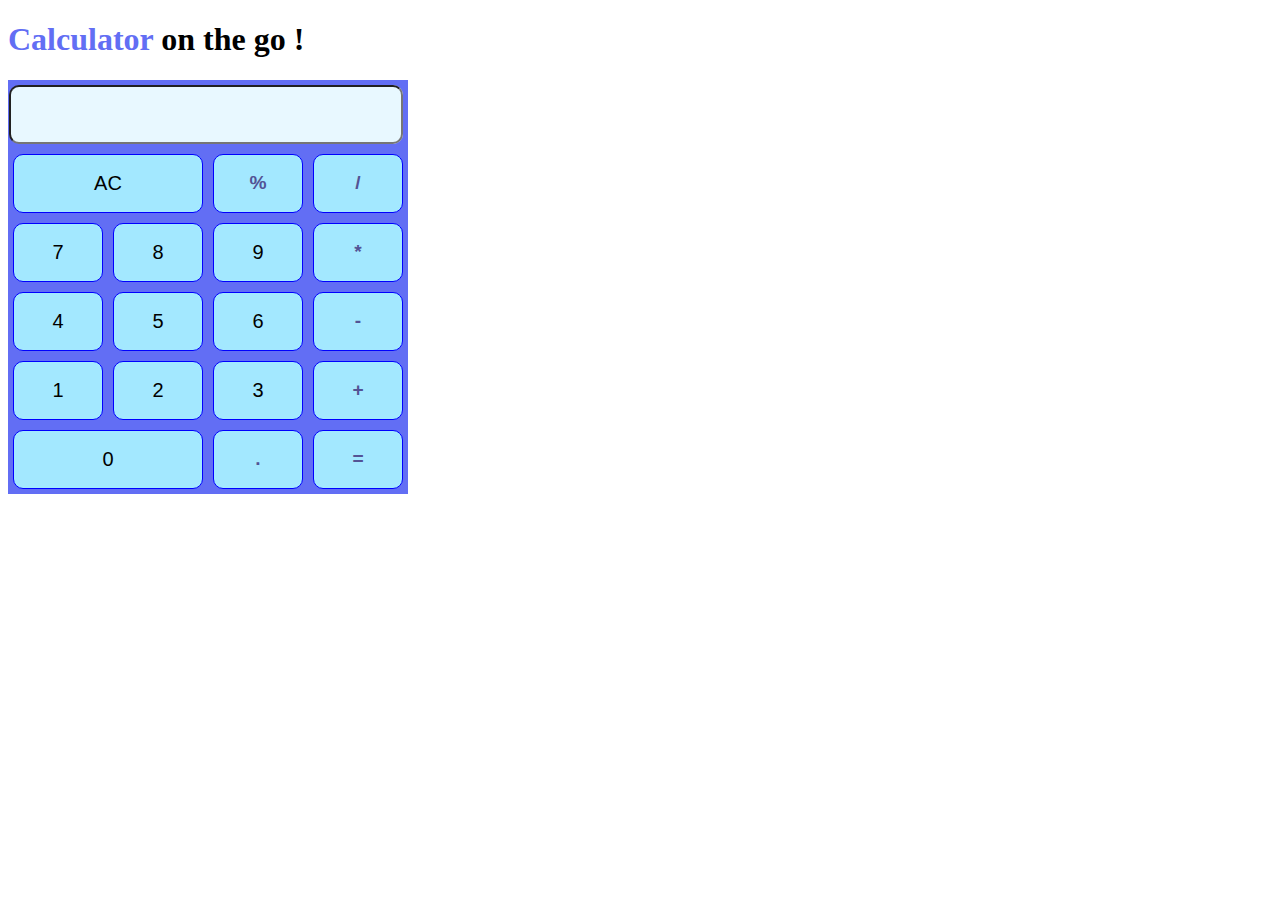
<file: Calculator/index.html>
<!DOCTYPE html>
<html lang="en">
<head>
    <meta charset="UTF-8">
    <meta name="viewport" content="width=device-width, initial-scale=1.0">
    <title>Calculator</title>
    <link rel="stylesheet" href="./styles.css" />
</head>
<body>
    <h1 class="centerAlign"><span style="color: rgb(98, 110, 244);">Calculator</span> on the go !</h1>
    <div class="container">
        <div class="row">
            <input class="input" type="text">
        </div>
            <button class="but two">AC</button>
            <button class="but design">%</button>
            <button class="but design">/</button>
            <button class="but">7</button>
            <button class="but">8</button>
            <button class="but">9</button>
            <button class="but design">*</button>
            <button class="but">4</button>
            <button class="but">5</button>
            <button class="but">6</button>
            <button class="but design">-</button>
            <button class="but">1</button>
            <button class="but">2</button>
            <button class="but">3</button>
            <button class="but design">+</button>
            <button class="but two">0</button>
            <button class="but design">.</button>
            <button class="but design">=</button>
    </div>
    <script src="index.js"></script>
</body>
</html>
</file>
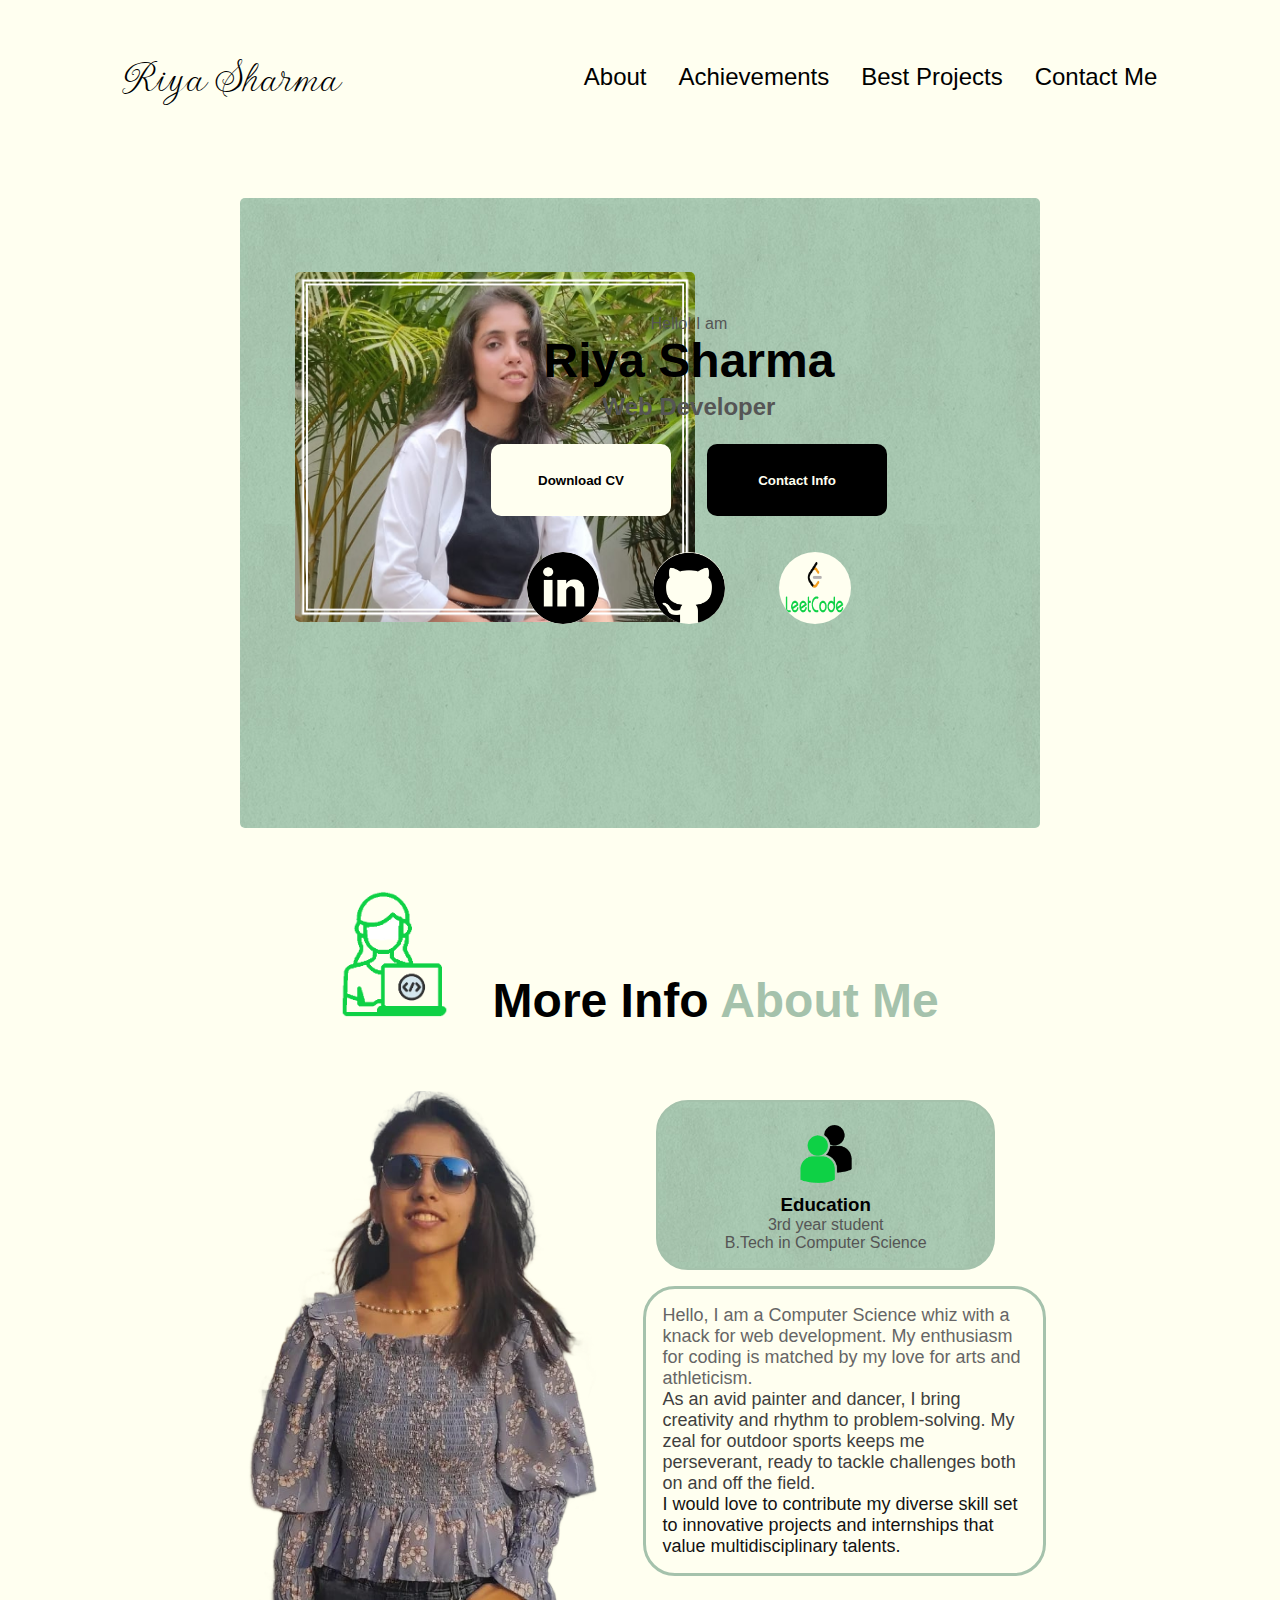
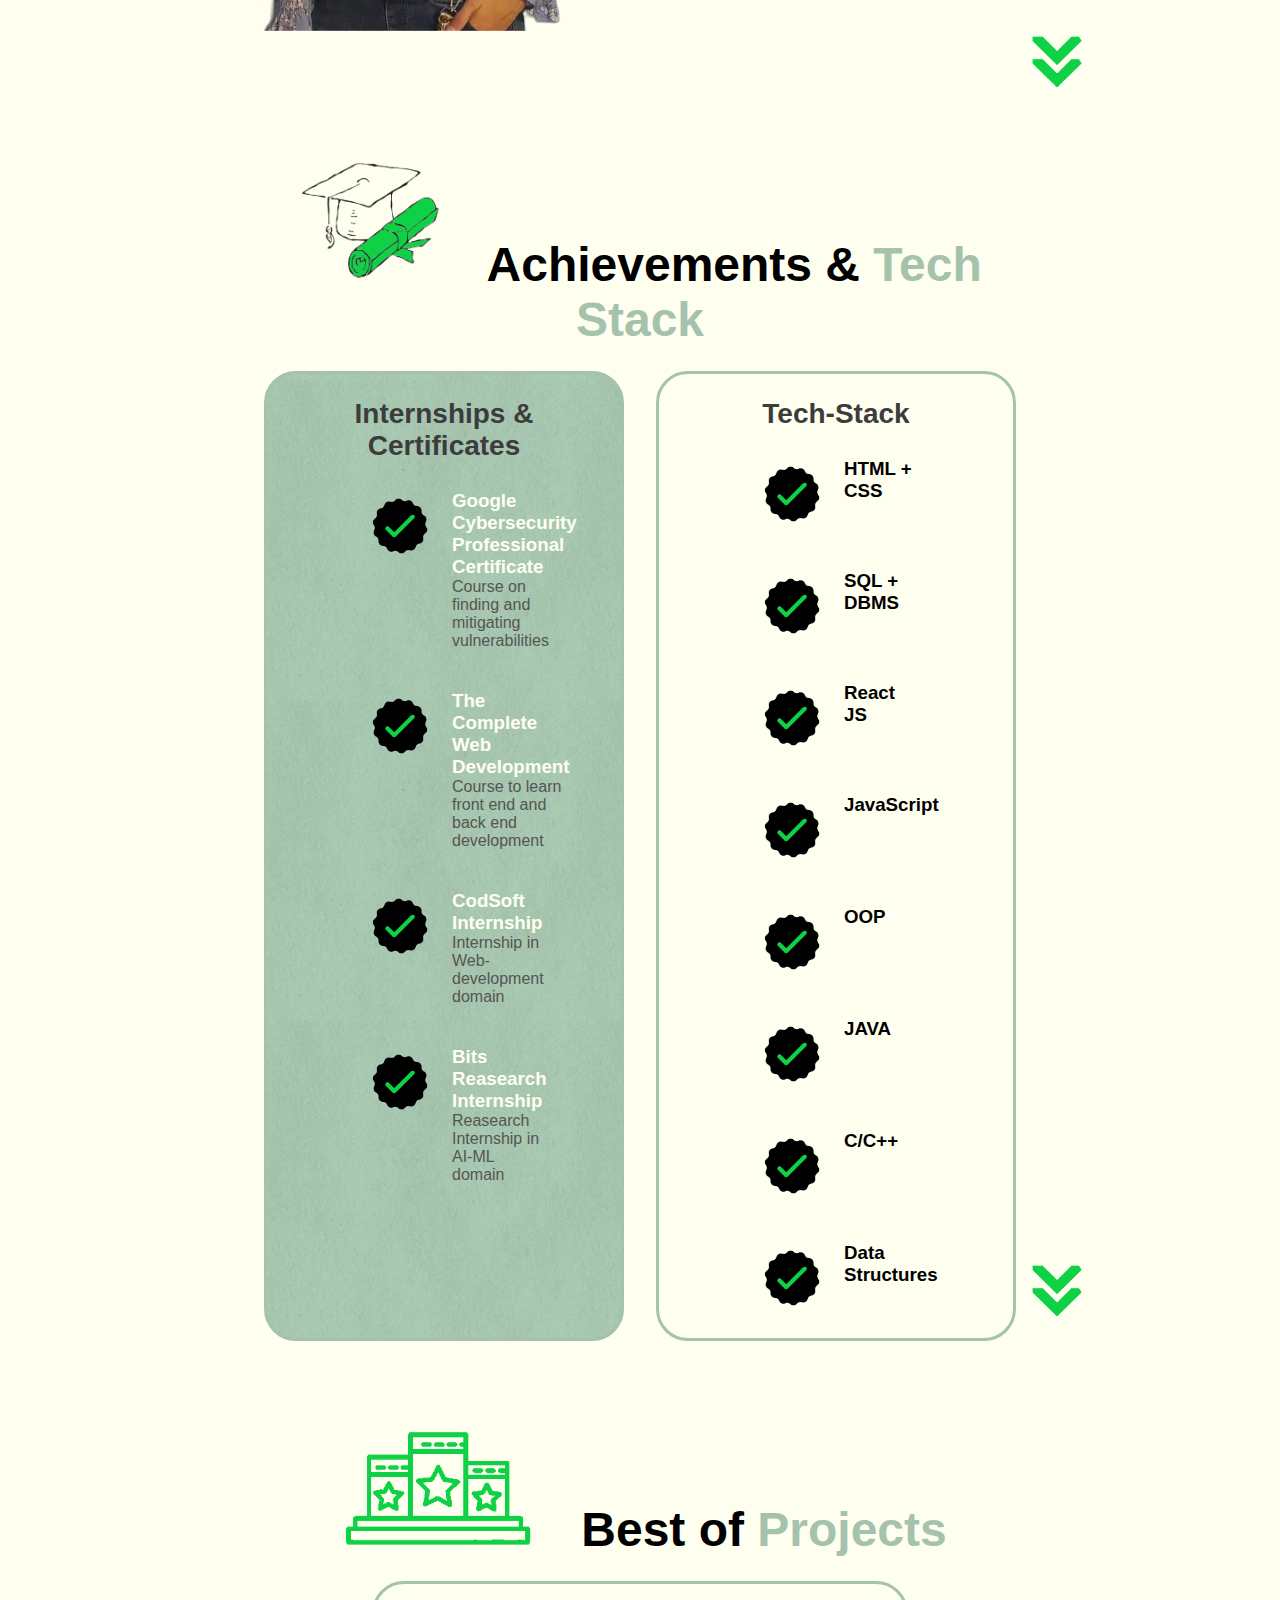
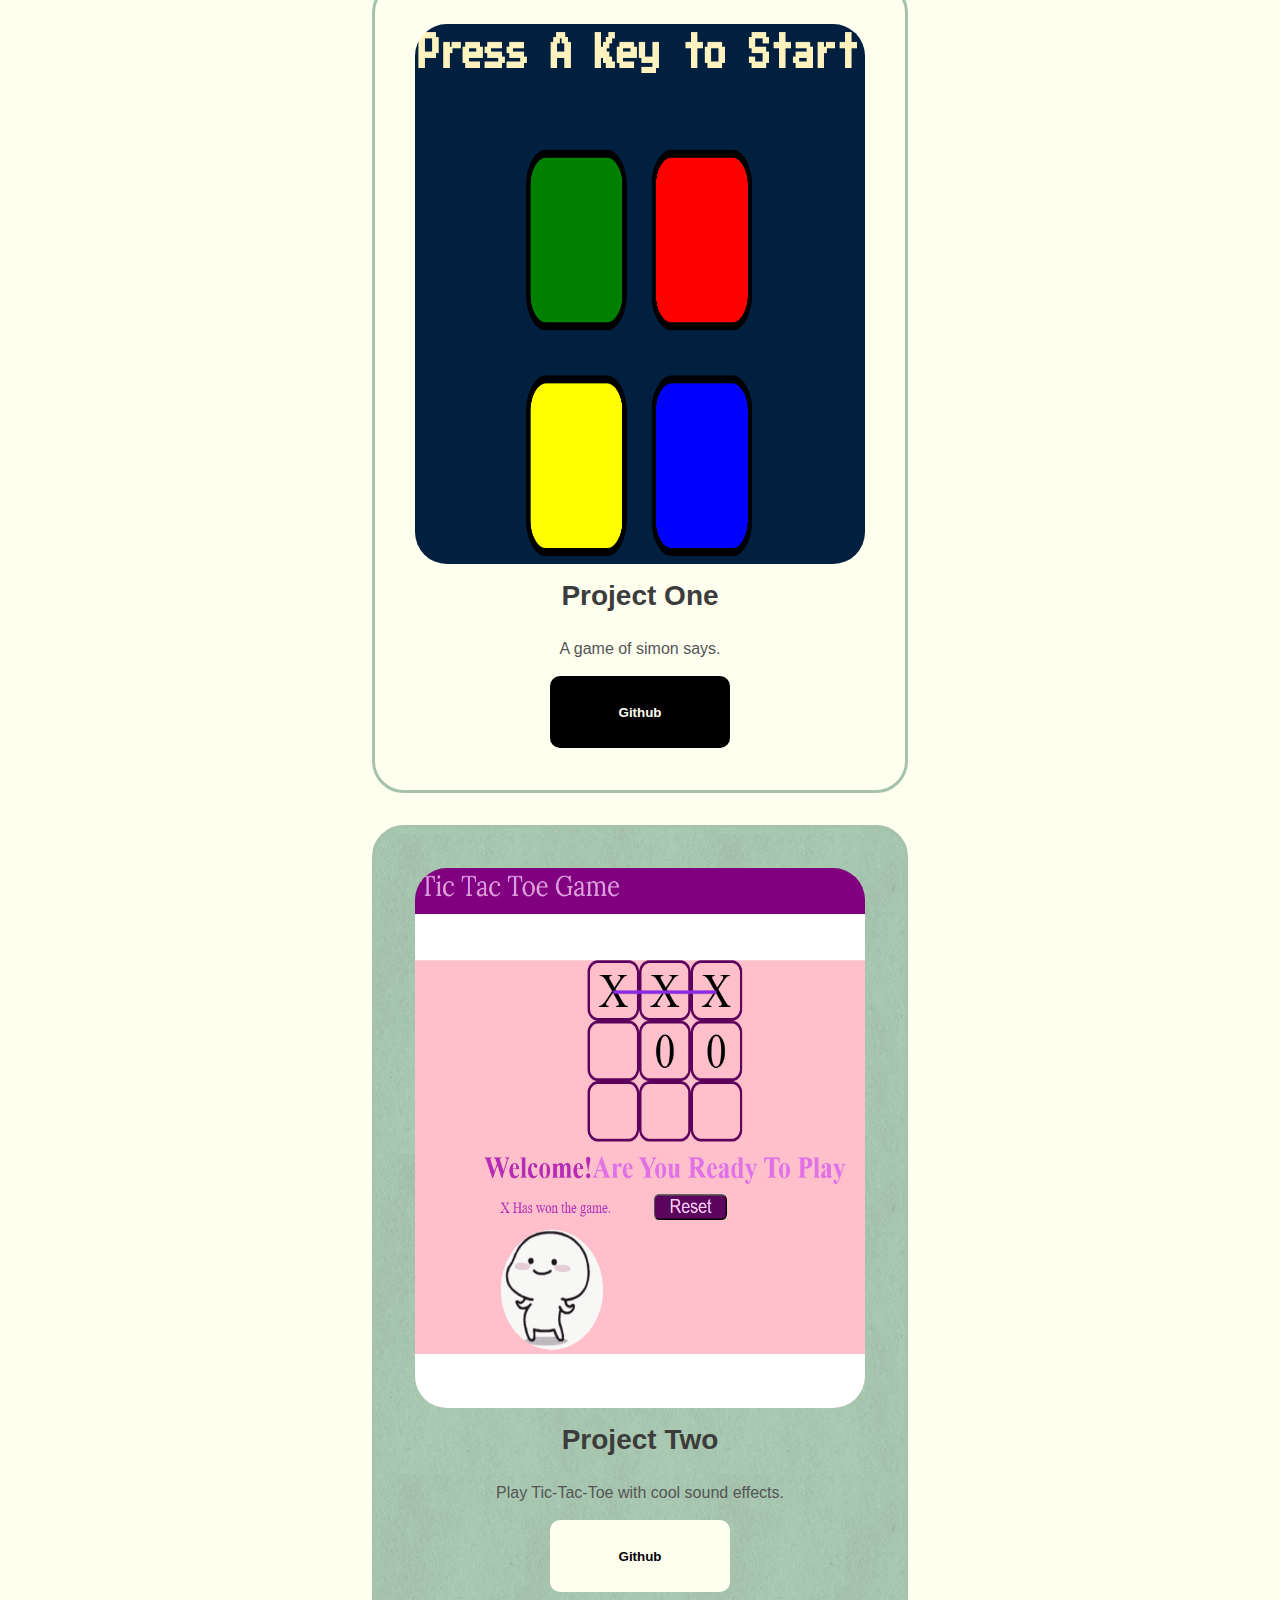
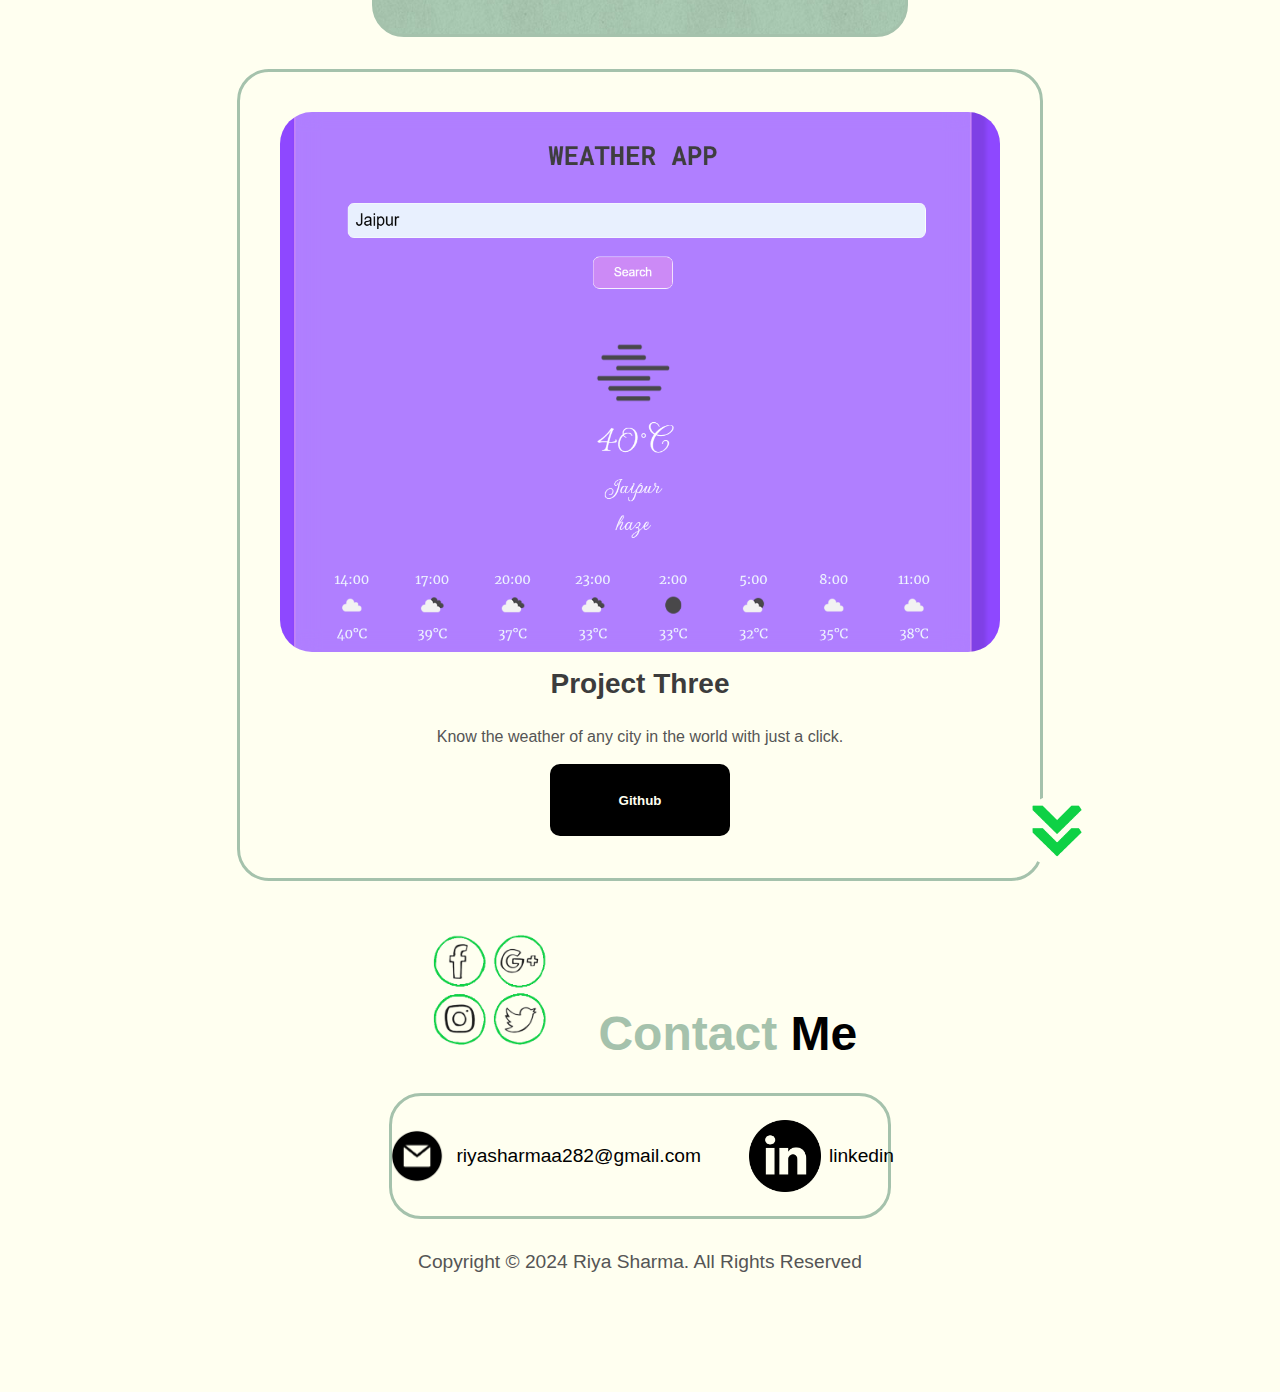
<file: Portfolio/index.html>
<!DOCTYPE html>
<html lang="en">

<head>
    <meta charset="UTF-8">
    <meta name="viewport" content="width=device-width, initial-scale=1.0">
    <title>My portfolio website</title>
    <link href="./styling.css" rel="stylesheet">
    <link href="./mediaquery.css" rel="stylesheet">
    <link rel="preconnect" href="https://fonts.googleapis.com">
    <link rel="preconnect" href="https://fonts.gstatic.com" crossorigin>
    <link rel="preconnect" href="https://fonts.googleapis.com">
    <link rel="preconnect" href="https://fonts.gstatic.com" crossorigin>
    <link href="https://fonts.googleapis.com/css2?family=Gwendolyn:wght@400;700&display=swap" rel="stylesheet">
    <link
        href="https://fonts.googleapis.com/css2?family=Poppins:ital,wght@0,100;0,200;0,300;0,400;0,500;0,600;0,700;0,800;0,900;1,100;1,200;1,300;1,400;1,500;1,600;1,700;1,800;1,900&display=swap"
        rel="stylesheet">
</head>

<body>
    <nav id="fsc_nav"> <!-- full screen nav-->
        <div class="logo">Riya Sharma</div>
        <div>
            <ul class="nav_links">
                <li><a href="#about">About</a></li>
                <li><a href="#achieve">Achievements</a></li>
                <li><a href="#project">Best Projects</a></li>
                <li><a href="#contact">Contact Me</a></li>
            </ul>
        </div>
    </nav>
    <nav id="ham_nav">
        <div class="logo">Riya Sharma</div>
        <div class="ham_menu">
            <div class="ham_icon" onclick="menu()">
                <span></span>
                <span></span>
                <span></span>
            </div>
            <div class="ham_links">
                <li><a href="#about" onclick="menu()">About</a></li>
                <li><a href="#achieve" onclick="menu()">Achievements</a></li>
                <li><a href="#project" onclick="menu()">Best Projects</a></li>
                <li><a href="#contact" onclick="menu()">Contact Me</a></li>
            </div>
        </div>
    </nav>
    <section id="profile">
        <div class="profile_backdrop">
            <div class="profile_pic">
                <img src="./images/profilee.jpg" alt="profile pic">
            </div>
            <div class="profile_text">
                <p class="p1">Hello! I am</p>
                <h1>Riya Sharma</h1>
                <p class="p2">Web Developer </p>
                <div class="btn_container">
                    <button class="btn c1" onclick="window.open('./assets/resume.pdf')">Download CV</button>
                    <button class="btn c2" onclick="location.href='./#contact'">Contact Info</button>
                </div>
                <div class="social_container">
                    <img src="./images/linkedin.png" alt="linkedin link" class="icon"
                        onclick="location.href='https://www.linkedin.com/in/riya-sharma-123b03261/'">
                    <img src='./images/github.png' alt="github link" class="icon"
                        onclick="location.href='https://github.com/Ruiii08'">
                    <img src='./images/leetcode-removebg-preview.png' alt="leetcode link" class="icon"
                        onclick="location.href='https://leetcode.com/u/riyasharmaa282/'">
                </div>
            </div>
        </div>
    </section>
    <section id="about">
        <h1 class="sec_Head"><img class="section_icons" src="./images/AboutMe-removebg-preview.png"
                alt="A girl coding in a laptop"><span>More Info <span style="color: #a5c2ac;">About Me</span></span>
        </h1>
        <div class="sec_container">
            <div class="about_pic">
                <img src="./images/image.png" alt="my picture">
            </div>
            <div class="about-det-containers">
                <div class="abt-container">
                    <div class="educa">
                        <img src="./images/education.png" alt="education">
                        <h3>Education</h3>
                        <p>3rd year student<br> B.Tech in Computer Science</p>
                    </div>
                </div>
                <div class="abt_text">
                    <p><span style="color: rgb(102, 102, 102);">Hello, I am a Computer Science whiz with a knack for web development. My enthusiasm for coding is
                        matched by my love for arts and athleticism.</span></p>
                    <p><span style="color: rgb(63, 63, 63);">As an avid painter and dancer, I bring creativity and rhythm to problem-solving. My zeal for
                        outdoor sports keeps me perseverant, ready to tackle challenges both on and off the field.</span></p>
                    <p><span style="color: rgb(19, 19, 19);">I would love to contribute my diverse skill set to innovative projects and internships that value
                        multidisciplinary talents.</span></p>
                </div>
            </div>
        </div>
        <img class="icon arrow" src="./images/arrow.png" alt="arrows to next section"
            onclick="location.href='./#achieve'">
    </section>
    <section id="achieve">
        <h1 class="sec_Head"><img class="section_icons" src="./images/achieve-removebg-preview.png"
                alt="A scholar hat"><span>Achievements & <span style="color: #a5c2ac;">Tech Stack</span></span></h1>
        <div class="ach-details">
            <div class="abt-container">
                <div class="det-container one">
                    <h2 class="ach_h2">Internships & Certificates</h2>
                    <div class="article_contain ">
                        <article>
                            <img src="./images/checkmark.png" alt="check mark" class="art_img">
                            <div>
                                <h3>Google Cybersecurity Professional Certificate</h3>
                                <p>Course on finding and mitigating vulnerabilities</p>
                            </div>
                        </article>
                        <article>
                            <img src="./images/checkmark.png" alt="check mark" class="art_img">
                            <div>
                                <h3>The Complete Web Development</h3>
                                <p>Course to learn front end and back end development</p>
                            </div>
                        </article>
                        <article>
                            <img src="./images/checkmark.png" alt="check mark" class="art_img">
                            <div>
                                <h3>CodSoft Internship</h3>
                                <p>Internship in Web-development domain</p>
                            </div>
                        </article>
                        <article>
                            <img src="./images/checkmark.png" alt="check mark" class="art_img">
                            <div>
                                <h3>Bits Reasearch Internship</h3>
                                <p>Reasearch Internship in AI-ML domain</p>
                            </div>
                        </article>
                    </div>
                </div>
                <div class="det-container">
                    <h2 class="ach_h2">Tech-Stack</h2>
                    <div class="article_contain">
                        <article>
                            <img src="./images/checkmark.png" alt="check mark" class="art_img">
                            <div>
                                <h3>HTML + CSS</h3>
                            </div>
                        </article>
                        <article>
                            <img src="./images/checkmark.png" alt="check mark" class="art_img">
                            <div>
                                <h3>SQL + DBMS</h3>
                            </div>
                        </article>
                        <article>
                            <img src="./images/checkmark.png" alt="check mark" class="art_img">
                            <div>

                                <h3> React JS</h3>
                            </div>
                        </article>
                        <article>
                            <img src="./images/checkmark.png" alt="check mark" class="art_img">
                            <div>
                                <h3> JavaScript</h3>
                            </div>
                        </article>
                        <article>
                            <img src="./images/checkmark.png" alt="check mark" class="art_img">
                            <div>
                                <h3>OOP</h3>
                            </div>
                        </article>
                        <article>
                            <img src="./images/checkmark.png" alt="check mark" class="art_img">
                            <div>
                                <h3>JAVA</h3>
                            </div>
                        </article>
                        <article>
                            <img src="./images/checkmark.png" alt="check mark" class="art_img">
                            <div>
                                <h3>C/C++</h3>
                            </div>
                        </article>
                        <article>
                            <img src="./images/checkmark.png" alt="check mark" class="art_img">
                            <div>
                                <h3>Data Structures</h3>
                            </div>
                        </article>
                    </div>
                </div>
            </div>
        </div>
        <img class="icon arrow" src="./images/arrow.png" alt="arrows to next section"
            onclick="location.href='./#project'">
    </section>
    <section id="project">
        <h1 class="sec_Head"><img class="section_icons" src="./images/bestOf-removebg-preview.png"
                alt="A podium"><span>Best of <span style="color: #a5c2ac;">Projects</span></span></h1>
        <div class="ach-details">
            <div class="abt-container">
                <div class="det-container pro_1">
                    <div class="article_contain">
                        <img src="./images/project1.png" alt="Simon says game site" class="projectImg">
                    </div>
                    <h2 class="ach_h2 project_h2">Project One</h2>
                    <p>A game of simon says.</p>
                    <div>
                        <button class="btn c2" onclick="location.href='https://github.com/Ruiii08/Simon-Says'">
                            Github</button>
                    </div>
                </div>
                <div class="det-container pro_2 ">
                    <div class="article_contain">
                        <img src="./images/project2ex.png" alt="Tic-Tac-Toe game site" class="projectImg">
                    </div>
                    <h2 class="ach_h2 project_h2">Project Two</h2>
                    <p>Play Tic-Tac-Toe with cool sound effects.</p>
                    <div>
                        <button class="btn c1" onclick="location.href='https://github.com/Ruiii08/tic-tac-toe'">
                            Github</button>
                    </div>
                </div>
                <div class="det-container pro_3">
                    <div class="article_contain">
                        <img src="./images/project3.png" alt="Weather App" class="projectImg">
                    </div>
                    <h2 class="ach_h2 project_h2">Project Three</h2>
                    <p>Know the weather of any city in the world with just a click.</p>
                    <div>
                        <button class="btn c2" onclick="location.href='https://github.com/Ruiii08/weather-app'">
                            Github</button>
                    </div>
                </div>
            </div>
        </div>
        <img class="icon arrow" src="./images/arrow.png" alt="arrows to next section"
            onclick="location.href='./#contact'">
    </section>
    <section id="contact">
        <h1 class="sec_Head"><img class="section_icons" src="./images/contacts-removebg-preview.png"
                alt="Social media icons"><span style="color: #a5c2ac;">Contact </span>Me</h1>
        <div class="contact_container">
            <div class="contact_info">
                <img src="./images/email.png" alt="gmail icon" class="mail art_img">
                <p><a href="mailto:riyasharmaa282@gmail.com">riyasharmaa282@gmail.com</a></p>
            </div>
            <div class="contact_info">
                <img src="./images/linkedin.png" alt="linkedin icon" class="art_img">
                <p><a href="https://www.linkedin.com/in/riya-sharma-123b03261/">linkedin</a></p>
            </div>
        </div>
        <footer>
            <p>Copyright © 2024 Riya Sharma. All Rights Reserved</p>
        </footer>
    </section>

    <script src="index.js"></script>
</body>

</html>
</file>
<file: Calculator/styles.css>
.but{
    padding: 15px;
    margin: 5px;
    border-radius: 10px;
    border: 1px solid blue;
    font-size: 20px;
    background-color: rgb(163, 232, 255);
}
.container{
    background-color: rgb(98, 110, 244);
    display: grid;
    grid-template-rows: repeat(6,1fr);
    grid-template-columns: repeat(4,1fr);
    grid-auto-rows: 80px;
    width: 400px;
}
.row{
    display: grid;
    grid-column: 1/5;
    font-size: 25px;
    justify-content: end;
    align-items: center;
    background-color: rgb(232, 248, 255);
    color: black;
    border-radius: 10px;
    margin: 5px;
}
.input{
    padding: 20px;
    margin: 0px;
    border-radius: 10px;
    width: 350px;
    background-color: rgb(232, 248, 255);
}
.two{
    grid-column: 1/3;
}
.but:hover{
    background-color: rgb(113, 220, 255);
}
.design{
    color: rgb(83, 83, 149); 
    font-size: larger; 
    font-weight: 900;
}
</file>
<file: Portfolio/styling.css>
*{
    padding: 0;
    margin: 0;
}
body{
    font-family: open sans, Arial, Verdana, Sans-Serif;
}
html{
    scroll-behavior: smooth;
}
p{
    color: rgb(85,85,85);
}
a, .btn{
    transition: all 300ms ease;
}
nav,
.nav_links,
.sec_container{
    display: flex;
}
.logo{
    font-family: "Gwendolyn", cursive;
    font-weight: 400;
    font-style: normal;
    font-size: 3rem;
}
.logo:hover{
    cursor: default;
}
nav{
    justify-content: space-around;
    align-items: center;
    height: 17vh;
}
.nav_links{
    gap: 2rem;
    list-style: none;
    font-size: 1.5rem;
}
a{
    color: black;
    text-decoration: none;
}
a:hover{
    color: #a5c2ac;
    text-decoration: underline;
    text-underline-offset: 1rem;
}
/* hidden menu */
#ham_nav{
display: none;
}
.ham_menu{
    display: inline-block;
    position: relative;
}
.ham_icon{
    display: flex;
    flex-direction: column;
    justify-content: space-between;
    height: 24px;
    width: 30px;
    cursor: pointer;
}
.ham_icon span{
    width: 100%;
    height: 2px;
    transition: all 0.3 ease-in-out ;
    background-color: #a5c2ac ;
}
.ham_links{
    position: absolute;
    top: 100%;
    right: 0%;
    background-color: beige;
    width: fit-content;
    max-height: 0;
    overflow: hidden;
    transition: all 0.3 ease-in-out ;
}
.ham_links a{
    font-size: 1.5rem;
    display: block;
    padding: 8px;
    color: black;
    background-color: white;
    text-decoration: underline;
    transition: all 0.3 ease-in-out;
}
 
.ham_links li{
    list-style: none;
}

.ham_links.open{
    max-height: 400px;
}

.ham_icon.open span:first-child{        /*transition into X*/
    transform: rotate(45deg) translate(10px,5px);
}

.ham_icon.open span:nth-child(2){
    opacity: 0;
}

.ham_icon.open span:last-child{
    transform: rotate(-45deg) translate(10px,-5px);
}
section{
    padding-top: 3vh;
    height: 100vh;
    margin: 0 15rem;
    box-sizing: border-box;
    min-height: fit-content;
}
/* Profile section */
.profile_backdrop{
    position: relative;
}
#profile{
    margin-top: 5vh;
    background-image: url(./images/bgGreen.jpg);
    border-radius: 5px;
    height: 70vh;
    justify-content: center;
    gap: 1rem;
}
.profile_pic{
    position: absolute;
    top: 3vh;
    left: 5vh;   
}
.profile_pic img{
    border-radius: 5px;
    height: 350px;
    width: 400px;
    margin-top: 20px;
    margin-left: 10px;
}
.profile_text{
    align-self: center;
    text-align: center; 
    position: absolute;
    top: 10vh;
    right: 15vh;
}
.p1{
    text-align: center;
}
.p2{
    font-weight: 600;
    font-size: 1.5rem;
    margin: 5px;
}
h1{
    font-size: 3rem;
    text-align: center;
}
.btn_container,.social_container{
    display: flex;
    justify-content: center;
}
.icon{
    margin: 2vh 3vh;
    height: 8vh;
    width: 8vh;
    cursor: pointer;
    background-color: ivory;
    border-radius: 50%;
}
.btn{
    margin: 2vh;
    height: 8vh;
    width: 20vh;
    border-radius: 10px;
    border: none;
    cursor: pointer;
    font-weight: 700;
}
.btn.c2{
    background-color: black;
    color: ivory;
}
.btn.c1{
    background-color: ivory;
}
.btn:hover,.icon:hover{
    background: rgb(85,85,85);
    color: ivory;
}
/* about section */
.about_pic img{
    height: 60vh;
    border-radius: 20px;
    margin-top: 7vh;
    margin-left: 0;
    padding-left: 0;
}
#about{
    padding-top: 7vh;
    position: relative;
}
.section_icons{
    height: 14vh;
    margin-right: 5vh;
}
.abt-container{
    flex-wrap: wrap;
    justify-content: center;
    gap:2rem;
    margin-bottom: 1rem;
}
.abt-det-containers{
    justify-content: center;
    flex-direction: column;
}
.abt-container,
.abt-det-containers{
    display: flex;
}
.det-container{
    text-align: center;
    padding: 1.5rem;
    border: 3px solid #a5c2ac;
    border-radius: 2rem;
    flex: 1;
}
.educa img{
    height: 8vh;
}
.art_img{
    height: 8vh;
}
.educa{
    background-image: url(./images/bgGreen.jpg);
    margin: 5vh;
    margin-top: 8vh;
    margin-bottom: 0vh;
    text-align: center;
    padding: 1rem;
    border: 2px solid #a5c2ac;
    border-radius: 2rem;
    flex: 1;
}
.arrow{
    position: absolute;
    right: -5rem;
    bottom: 0.75rem;
}
.abt_text{
    padding: 1rem;
    color: black;
    font-size: large;
    margin: 2rem;
    margin-top: 0rem;
    width: 85%;
    border: 3px solid #a5c2ac;
    border-radius: 2rem;
}
/* achievement section */
#achieve{
    position: relative;
}
.ach_h2{
    font-weight: 700;
    font-size: 1.75rem;
    color: rgb(60, 60, 60);
    margin-bottom: 1.75rem;
}
.ach-details{
    margin: 1.5rem;
    display: flex;
    justify-content: center;
    flex-direction: column;
}
.article_contain{
    display: flex;
    text-align: initial;
    flex-wrap: wrap;
    flex-direction: row;
    gap: 2.5rem;
    justify-content: space-around; 
    
}
article{
    display: flex;
    width: 10rem;
    gap: 1rem;
}
.one{
    color: ivory;
    background-image: url(./images/bgGreen.jpg);
}
/* Projects section */
#project{
    padding-top: 7vh;
    position: relative; 
    height: 230vh;
}
.pro_2{
    background-image: url(./images/bgGreen.jpg);
}
.projectImg{
    height: 60vh;
    width: 50vh;
    border-radius: 2rem;
    margin: 1rem;
}
.pro_1, .pro_2{
    flex: 0 0 30%;
}
.pro_3{
    justify-self: center;
    align-self: center;
    flex:0 0 70%;
}
.pro_3 .article_contain img{
    width: 80vh;
}
/* contact section */
#contact{
    position: relative;
    display: flex;
    flex-direction: column;
    height: 55vh;
    align-items: center;
}
.contact_container{
    display: flex;
    justify-content: center;
    border-radius: 2rem;
    border: 3px solid #a5c2ac;
    gap: 1rem;
    width: 60%;
    margin: 2rem;
    padding: 0.5rem;
}
.contact_info{
    display: flex;
    justify-content: center;
    align-items: center;
    gap: 0.5rem;
    margin: 1rem;
}
.contact_info p{
    font-size: larger;
}
.mail{
    height: 3.9rem;
}
footer{
    font-size: larger;
}
body{
    background-color: ivory;
}
</file>
<file: Portfolio/mediaquery.css>
@media(max-width: 1200px) {
    #fsc_nav{
        display: none;
    }
    #ham_nav{
        display: flex;
    }
    .ham_links a:hover{
        text-decoration: none;
    }
    section{
        padding-top: 1vh;
        height: fit-content;
        margin: 0 7rem;
    }
    #profile{
        width: 50%;
    }
    .profile_backdrop{
        justify-content: center;
        margin: 0;
    }
    .profile_text{
        right: 0;
    }
    .profile_pic img{
        display: none;
    }
    .arrow{
        display: none;
    }
    .about_pic{
        justify-content: center;
    }
    .about_pic img{
        height: 40vh;
        width: 27vh;
        margin-left: 40%;
    }
    .abt-det-containers, .sec_container{
        display: block;
    }
    .educa{
        display: inline-block;
        width: 60%;
    }
    .projectImg{
        height: 30vh;
        width:25vh;
    }
    .pro_1 .article_contain img{
        width: 40vh;
    }
    .pro_3 .article_contain img{
        width: 40vh;
    }
    .article_contain{
        gap:1rem;
    }
    #project{
        padding-top: 1vh;
        height: fit-content;
    }
    .contact_container{
        gap:0;
        flex-direction: column;
        align-items: flex-start;
        width: 80%;
    }
    .contact_info{
        margin:0.25rem;
    }
    .section_icons{
        display: none;
    }
}
@media(max-width: 650px){
    #profile{
        width: 90%;
    }
    section{
        margin:0 1rem;
    }
    .about_pic img{
        margin-left: 25%;
    }
    .abt_text{
        width: 70%;
    }
    .contact_info{
        font-size: smaller;
        gap:5px;
        margin-left: 0;
    }
    .mail{
        height: 3.5rem;
    }
    .pro_1 .article_contain img{
        width: 35vh;
    }
    .pro_3 .article_contain img{
        width: 35vh;
    }
}
</file>
